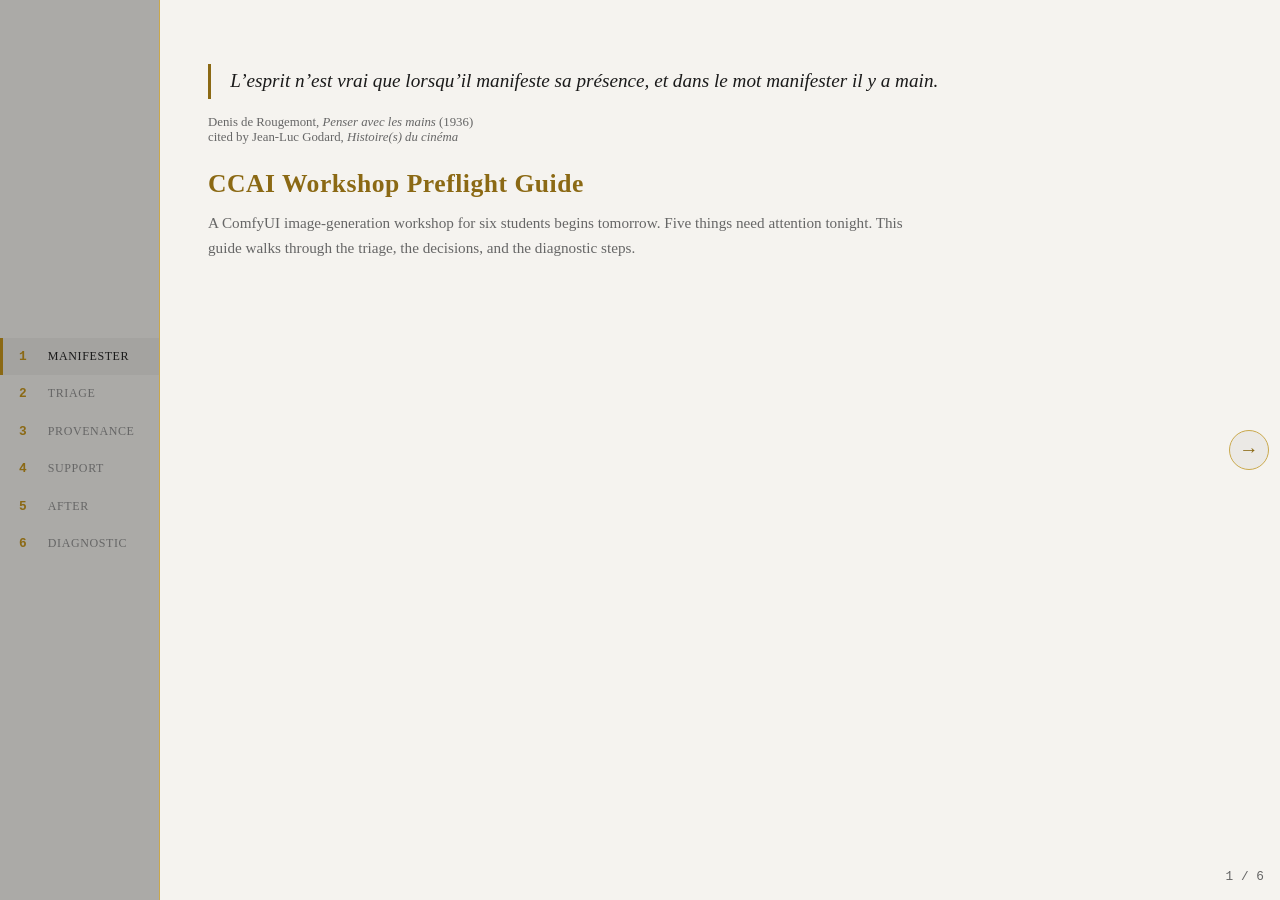
<file: birkbeck-ccai-presentation/index.html>
<!DOCTYPE html>
<html lang="en">
<head>
<meta charset="utf-8">
<meta name="viewport" content="width=device-width, initial-scale=1, viewport-fit=cover">
<title>CCAI Workshop Triage — Presentation</title>
<link rel="stylesheet" href="css/styles.css">
</head>
<body>

<div class="deck">
  <!-- Side navigation -->
  <nav class="side-nav">
      <div class="nav-item active" data-slide="0" onclick="goSlide(0)">
        <span class="nav-num">1</span>
        <span class="nav-label">Manifester</span>
      </div>
      <div class="nav-item" data-slide="1" onclick="goSlide(1)">
        <span class="nav-num">2</span>
        <span class="nav-label">Triage</span>
      </div>
      <div class="nav-item" data-slide="2" onclick="goSlide(2)">
        <span class="nav-num">3</span>
        <span class="nav-label">Provenance</span>
      </div>
      <div class="nav-item" data-slide="3" onclick="goSlide(3)">
        <span class="nav-num">4</span>
        <span class="nav-label">Support</span>
      </div>
      <div class="nav-item" data-slide="4" onclick="goSlide(4)">
        <span class="nav-num">5</span>
        <span class="nav-label">After</span>
      </div>
      <div class="nav-item" data-slide="5" onclick="goSlide(5)">
        <span class="nav-num">6</span>
        <span class="nav-label">Diagnostic</span>
      </div>
  </nav>

  <!-- Slides -->
  <div class="slide-area">

    <!-- Slide 1: Hero -->
    <div class="slide active" id="slide-0">
      <div class="quote">
        L&rsquo;esprit n&rsquo;est vrai que lorsqu&rsquo;il manifeste sa pr&eacute;sence, et dans le mot <em>manifester</em> il y a <em>main</em>.
      </div>
      <div class="attribution">Denis de Rougemont, <em>Penser avec les mains</em> (1936)<br>cited by Jean-Luc Godard, <em>Histoire(s) du cin&eacute;ma</em></div>
      <h1>CCAI Workshop Preflight Guide</h1>
      <p class="subtitle">A ComfyUI image-generation workshop for six students begins tomorrow. Five things need attention tonight. This guide walks through the triage, the decisions, and the diagnostic steps.</p>
    </div>

    <!-- Slide 2: Triage -->
    <div class="slide" id="slide-1">
      <h2>Triage: what must work by morning</h2>
    <div class="divider"></div>
    <ol class="priorities">
      <li>
        <span class="num">1</span>
        <div>
          <div class="label">Dependency error on custom node</div>
          <div class="detail">Blocks the entire workflow &mdash; fix this first, replicate across all machines</div>
        </div>
      </li>
      <li>
        <span class="num">2</span>
        <div>
          <div class="label">VRAM exceeded under current configuration</div>
          <div class="detail">Blocks LoRA training &mdash; scale down for teaching without losing the learning</div>
        </div>
      </li>
      <li>
        <span class="num">3</span>
        <div>
          <div class="label">Model licence and data provenance unclear</div>
          <div class="detail">Must be decided before the session, not during it</div>
        </div>
      </li>
      <li>
        <span class="num">4</span>
        <div>
          <div class="label">Students with limited CLI and node-graph experience</div>
          <div class="detail">Shapes preparation &mdash; handout, pre-loaded workflow, guided walkthrough</div>
        </div>
      </li>
      <li>
        <span class="num">5</span>
        <div>
          <div class="label">Documentation and future-proofing</div>
          <div class="detail">What happens after &mdash; so this doesn't recur</div>
        </div>
      </li>
    </ol>
    </div>

    <!-- Slide 3: Provenance + LoRA image -->
    <div class="slide" id="slide-2">
      <h2>Model provenance: a decision, not a checkbox</h2>
    <div class="divider"></div>
    <p>The Centre treats licensing, copyright, data provenance, bias, and sustainability as central to its work. This isn't compliance &mdash; it's pedagogy. Two real Hugging Face model cards illustrate the difference:</p>

    <div class="card-compare">
      <div class="model-card good">
        <div class="card-title">&#10003; CLEAR-Global / Kanuri TTS</div>
        <div class="card-row"><span class="card-key">Licence</span><span class="card-val present">Documented</span></div>
        <div class="card-row"><span class="card-key">Training data</span><span class="card-val present">10 hrs, source named</span></div>
        <div class="card-row"><span class="card-key">Consent</span><span class="card-val present">Explicitly stated</span></div>
        <div class="card-row"><span class="card-key">Ethics</span><span class="card-val present">Section included</span></div>
        <div class="card-row"><span class="card-key">Limitations</span><span class="card-val present">Documented</span></div>
        <div class="card-source">CLEAR-Global/TWB-Voice-Kanuri-TTS-1.0</div>
      </div>
      <div class="model-card bad">
        <div class="card-title">&#10007; SatiricalGuru / Trump voice clone</div>
        <div class="card-row"><span class="card-key">Licence</span><span class="card-val warning">MIT (code only)</span></div>
        <div class="card-row"><span class="card-key">Training data</span><span class="card-val absent">Not documented</span></div>
        <div class="card-row"><span class="card-key">Consent</span><span class="card-val absent">None &mdash; cloned voice</span></div>
        <div class="card-row"><span class="card-key">Ethics</span><span class="card-val absent">None</span></div>
        <div class="card-row"><span class="card-key">Limitations</span><span class="card-val absent">Not discussed</span></div>
        <div class="card-source">SatiricalGuru/beatrice-voice-models</div>
      </div>
    </div>

    <p class="dim">Both are downloadable in thirty seconds. The difference is whether you can assess what you're using before you use it.</p>

    <ul class="checklist">
      <li>If the licence or training data is unclear, flag it to the academic &mdash; suggest a well-documented alternative</li>
      <li>Make the decision visible to students: understanding where a model comes from is part of working with AI critically</li>
      <li>Provenance extends to the platform too &mdash; the July 2026 Hugging Face breach by an autonomous AI agent shows supply-chain security matters</li>
    </ul>
      
    <div class="divider" style="margin-top:2rem;"></div>
    <h3 style="color:var(--accent);font-size:1rem;margin:1rem 0 0.5rem;">From provenance to practice: building a training set</h3>
    <p class="dim" style="font-size:0.8rem;margin-bottom:0.5rem;">20 images of draped fabric from the Metropolitan Museum of Art &mdash; all public domain, all with full provenance. This is the training set for the LoRA below.</p>
    <div style="margin:0.5rem 0;border-radius:8px;overflow:hidden;border:1px solid var(--accent-dim);max-width:100%;">
      <img src="assets/images/met-drapery-training-set.png" alt="20 training images from the Met collection — draped garments and sculptural fabric, all public domain" style="width:100%;display:block;"/>
    </div>
    <p class="dim" style="margin-top:0.5rem;font-size:0.75rem;">Source: Metropolitan Museum of Art Open Access. Every image carries full catalogue metadata: date, medium, accession number, rights status.</p>

    <div class="divider" style="margin-top:2rem;"></div>
    <h3 style="color:var(--accent);font-size:1rem;margin:1rem 0 0.5rem;">What a LoRA training run looks like</h3>
    <div style="margin:0.5rem 0;border-radius:8px;overflow:hidden;border:1px solid var(--accent-dim);max-width:100%;">
      <img src="assets/images/lora-training-progression.png" alt="Revolutionary Drapery — LoRA training progression" style="width:100%;display:block;"/>
    </div>
    <p class="dim" style="margin-top:0.5rem;font-size:0.75rem;">SDXL + custom LoRA on drapery imagery. Columns: training progression (base &rarr; 100 &rarr; 300 &rarr; 500 steps); rows: three prompt contexts (body, cloth, space) at controlled seeds.</p>

    </div>

    <!-- Slide 4: Support -->
    <div class="slide" id="slide-3">
      <h2>Supporting the academic and students</h2>
    <div class="divider"></div>
    <div class="two-col">
      <div>
        <div class="col-label">Before the session</div>
        <div class="col-content">
          Brief the academic on what changed overnight and any constraints. Check accessibility: is the lab provisioned for students with specific needs &mdash; screen magnification, adjustable seating, keyboard navigation, sufficient contrast in the ComfyUI interface? Ask the academic in advance. Prepare a one-page quick-reference. Pre-load the workflow as a saved <code>.json</code> &mdash; students load, examine, and modify rather than build from zero. Create a known-good checkpoint they can always reload.
        </div>
      </div>
      <div>
        <div class="col-label">During the session</div>
        <div class="col-content">
          Be present in the room, not behind a screen. Suggest a guided walkthrough before anyone touches a keyboard. Pair experienced students with less experienced ones. Watch for the moment confusion becomes frustration &mdash; that's when to step in, not before.
        </div>
      </div>
    </div>
    <p class="dim">Lower the threshold of entry without lowering the ceiling of what's possible.</p>
    </div>

    <!-- Slide 5: After -->
    <div class="slide" id="slide-4">
      <h2>After the workshop</h2>
    <div class="divider"></div>
    <div class="two-col">
      <div>
        <div class="col-label">Document the configuration</div>
        <div class="col-content">
          Exact Python environment, CUDA version, custom node versions, ComfyUI commit hash, model files and checksums. A reproducible setup script or lockfile. A pre-session checklist &mdash; a runbook anyone can follow to verify workstations before the next workshop.
        </div>
      </div>
      <div>
        <div class="col-label">Build the library</div>
        <div class="col-content">
          Log the licensing decision and reasoning. Feed back to the academic: what worked, what to adjust. Start building a library of tested, documented workflows that academics can book with confidence &mdash; and a guide for students on continuing with cloud GPU resources after the course.
        </div>
      </div>
    </div>
    </div>

    <!-- Slide 6: Diagnostic flowchart -->
    <div class="slide" id="slide-5">
      <h2>Workshop preflight diagnostic</h2>
    <div class="divider"></div>
    <p>Hover or tap each node for the terminal commands, expected outputs, and practical actions.</p>

    <div class="flow-wrap" id="flowWrap">
      <svg class="flow-svg" viewBox="-70 0 940 520" xmlns="http://www.w3.org/2000/svg">
        <defs>
          <marker id="arrowhead" markerWidth="8" markerHeight="6" refX="8" refY="3" orient="auto">
            <polygon points="0 0, 8 3, 0 6" fill="#9a9590"/>
          </marker>
          <marker id="arrowOk" markerWidth="8" markerHeight="6" refX="8" refY="3" orient="auto">
            <polygon points="0 0, 8 3, 0 6" fill="#4caf50"/>
          </marker>
          <marker id="arrowFail" markerWidth="8" markerHeight="6" refX="8" refY="3" orient="auto">
            <polygon points="0 0, 8 3, 0 6" fill="#e74c3c"/>
          </marker>
          <marker id="arrowWarn" markerWidth="8" markerHeight="6" refX="8" refY="3" orient="auto">
            <polygon points="0 0, 8 3, 0 6" fill="#ff9800"/>
          </marker>
        </defs>

        <!-- Workshop preflight -->
        <g class="node-box" data-tip="preflight">
          <rect class="node-rect" x="340" y="10" width="180" height="36" fill="#2a2a30" stroke="#c4a882" stroke-width="1.5"/>
          <text x="430" y="33" text-anchor="middle">Workshop preflight</text>
        </g>

        <path class="edge" d="M430,46 L430,72" marker-end="url(#arrowhead)"/>

        <!-- Local GPU ready? -->
        <g class="node-box" data-tip="gpucheck">
          <polygon points="430,75 520,105 430,135 340,105" fill="#2a2a30" stroke="#c4a882" stroke-width="1.5"/>
          <text x="430" y="109" text-anchor="middle">Local GPU ready?</text>
        </g>

        <path class="edge edge-ok" d="M430,135 L430,168" marker-end="url(#arrowOk)"/>
        <text class="edge-label" x="442" y="155">Yes</text>

        <path class="edge edge-fail" d="M340,105 L197,105 Q185,105 185,117 L185,168" marker-end="url(#arrowFail)"/>
        <text class="edge-label" x="250" y="98">No</text>

        <!-- Run local -->
        <g class="node-box" data-tip="runlocal">
          <rect class="node-rect" x="330" y="170" width="200" height="36" fill="#2a2a30" stroke="#4caf50" stroke-width="1.5"/>
          <text x="430" y="193" text-anchor="middle">Run local ComfyUI workflow</text>
        </g>

        <path class="edge" d="M430,206 L430,242" marker-end="url(#arrowhead)"/>

        <!-- VRAM OK? -->
        <g class="node-box" data-tip="vramcheck">
          <polygon points="430,245 520,275 430,305 340,275" fill="#2a2a30" stroke="#c4a882" stroke-width="1.5"/>
          <text x="430" y="272" text-anchor="middle">VRAM sufficient</text>
          <text x="430" y="284" text-anchor="middle">for LoRA?</text>
        </g>

        <path class="edge edge-ok" d="M430,305 L430,395" marker-end="url(#arrowOk)"/>
        <text class="edge-label" x="442" y="345">Yes</text>

        <path class="edge edge-warn" d="M520,275 L638,275 Q650,275 650,287 L650,330" marker-end="url(#arrowWarn)"/>
        <text class="edge-label" x="575" y="268">No &mdash; squeeze</text>

        <!-- VRAM mitigations -->
        <g class="node-box" data-tip="vramfix">
          <rect class="node-rect" x="565" y="332" width="170" height="50" fill="#2a2a30" stroke="#d4b06b" stroke-width="1.5"/>
          <text x="650" y="352" text-anchor="middle">Scale down:</text>
          <text x="650" y="365" text-anchor="middle">512&times;512 &middot; batch 1</text>
          <text x="650" y="378" text-anchor="middle">--lowvram &middot; 8-bit quant</text>
        </g>

        <path class="edge edge-ok" d="M650,382 L650,398 Q650,410 638,410 L530,410" marker-end="url(#arrowOk)"/>

        <!-- Students explore -->
        <g class="node-box" data-tip="explore">
          <rect class="node-rect" x="330" y="397" width="200" height="36" fill="#2a2a30" stroke="#4caf50" stroke-width="1.5"/>
          <text x="430" y="420" text-anchor="middle" style="font-weight:500;fill:#4caf50">Students explore &amp; experiment</text>
        </g>

        <!-- Cloud GPU? -->
        <g class="node-box" data-tip="cloudcheck">
          <polygon points="185,170 275,200 185,230 95,200" fill="#2a2a30" stroke="#c4a882" stroke-width="1.5"/>
          <text x="185" y="197" text-anchor="middle">Approved cloud</text>
          <text x="185" y="209" text-anchor="middle">GPU available?</text>
        </g>

        <path class="edge edge-ok" d="M185,230 L185,275" marker-end="url(#arrowOk)"/>
        <text class="edge-label" x="197" y="255">Yes</text>

        <path class="edge edge-fail" d="M95,200 L52,200 Q40,200 40,212 L40,275" marker-end="url(#arrowFail)"/>
        <text class="edge-label" x="58" y="193">No</text>

        <!-- Cloud env -->
        <g class="node-box" data-tip="cloud">
          <rect class="node-rect" x="100" y="277" width="170" height="36" fill="#2a2a30" stroke="#4caf50" stroke-width="1.5"/>
          <text x="185" y="300" text-anchor="middle">Load cloud environment</text>
        </g>

        <path class="edge edge-ok" d="M185,313 L185,398 Q185,410 197,410 L330,410" marker-end="url(#arrowOk)"/>

        <!-- Offline -->
        <g class="node-box" data-tip="offline">
          <rect class="node-rect" x="-40" y="277" width="160" height="50" fill="#2a2a30" stroke="#9a9590" stroke-width="1.5"/>
          <text x="40" y="300" text-anchor="middle">Offline prepared</text>
          <text x="40" y="315" text-anchor="middle">examples &amp; exercises</text>
        </g>

        <path class="edge" d="M40,327 L40,397" marker-end="url(#arrowhead)"/>

        <!-- Continue learning -->
        <g class="node-box" data-tip="offlinelearn">
          <rect class="node-rect" x="-50" y="397" width="180" height="36" fill="#2a2a30" stroke="#9a9590" stroke-width="1.5"/>
          <text x="40" y="419" text-anchor="middle">Continue learning</text>
        </g>

        <text x="430" y="475" text-anchor="middle" style="font-family:'EB Garamond',serif;font-size:14px;fill:#c4a882;font-style:italic">Penser avec les mains</text>
        <text x="430" y="500" text-anchor="middle" class="small">Reliable tools &middot; clear provenance &middot; someone in the room who understands both</text>
      </svg>

      <!-- Tooltips -->
      <div class="flow-tip" id="tip-preflight">
        <div class="tip-title">Preflight check &mdash; the evening before</div>
        Run the full diagnostic on every machine. Never assume last week's setup still works &mdash; model updates, driver patches and custom node changes break things silently.
        <div class="tip-note">One golden config &rarr; replicate across all 6 machines.</div>
      </div>
      <div class="flow-tip" id="tip-gpucheck">
        <div class="tip-title">Is the GPU visible?</div>
        <div class="tip-term">
          <div class="tip-cmd">nvidia-smi --query-gpu=name,memory.total,driver_version --format=csv,noheader</div>
          <div class="tip-out-ok">NVIDIA RTX 4090, 24576 MiB, 550.54</div>
        </div>
        <div class="tip-term">
          <div class="tip-cmd">python3 -c "import torch; print(torch.cuda.is_available(), torch.cuda.get_device_name(0))"</div>
          <div class="tip-out-ok">True NVIDIA RTX 4090</div>
        </div>
        <div class="tip-note">If either fails &rarr; driver mismatch or wrong PyTorch build installed.</div>
      </div>
      <div class="flow-tip" id="tip-runlocal">
        <div class="tip-title">Launch ComfyUI and test the workflow</div>
        <div class="tip-term">
          <div class="tip-cmd">cd /opt/ComfyUI && python3 main.py</div>
          <div class="tip-out-ok">Starting server on http://127.0.0.1:8188</div>
          <div class="tip-out-warn">&#9888; Import failed for custom node 'ComfyUI-LoRA-Training'</div>
          <div class="tip-out-fail">ModuleNotFoundError: No module named 'bitsandbytes'</div>
        </div>
        <div class="tip-term">
          <div class="tip-cmd">pip install bitsandbytes</div>
          <div class="tip-out-ok">Successfully installed bitsandbytes-0.43.1</div>
        </div>
        <div class="tip-note">The traceback names the package. Fix it, then load the workshop .json and test end to end.</div>
      </div>
      <div class="flow-tip" id="tip-vramcheck">
        <div class="tip-title">VRAM check during LoRA training</div>
        <div class="tip-term">
          <div class="tip-cmd">nvidia-smi</div>
          <div class="tip-out-ok">GPU Memory Used: 14,230 MiB / 24,576 MiB &#10003;</div>
          <div style="color:#555;margin:0.2rem 0">&mdash; or &mdash;</div>
          <div class="tip-out-fail">GPU Memory Used: 23,890 MiB / 24,576 MiB</div>
          <div class="tip-out-fail">CUDA out of memory &#10007;</div>
        </div>
        <div class="tip-note">If >95% or OOM &rarr; take the squeeze path.</div>
      </div>
      <div class="flow-tip" id="tip-vramfix">
        <div class="tip-title">VRAM squeeze &mdash; mitigations</div>
        <div class="tip-term">
          <div class="tip-cmd">python3 main.py --lowvram</div>
          <div class="tip-out-warn">&rarr; Resolution: 1024&rarr;512</div>
          <div class="tip-out-warn">&rarr; Batch size: 4&rarr;1</div>
          <div class="tip-out-warn">&rarr; Enable 8-bit quant (bitsandbytes)</div>
          <div class="tip-out-warn">&rarr; Kill background GPU processes</div>
        </div>
        <div class="tip-term">
          <div class="tip-cmd">nvidia-smi</div>
          <div class="tip-out-ok">GPU Memory Used: 11,420 MiB / 24,576 MiB &#10003;</div>
        </div>
        <div class="tip-note">The learning objective is the workflow &mdash; scale down aggressively.</div>
      </div>
      <div class="flow-tip" id="tip-explore">
        <div class="tip-title">Students explore and experiment</div>
        <div class="tip-term">
          <div class="tip-out-ok">&rarr; Pre-loaded workflow .json</div>
          <div class="tip-out-ok">&rarr; Known-good checkpoint to reload</div>
          <div class="tip-out-ok">&rarr; Pair experienced with beginners</div>
          <div class="tip-out-ok">&rarr; One-page quick-reference handout</div>
        </div>
        <div class="tip-note">Be present. Watch for when confusion becomes frustration.</div>
      </div>
      <div class="flow-tip" id="tip-cloudcheck">
        <div class="tip-title">Cloud GPU &mdash; pre-approved fallback</div>
        Must be set up in advance:
        <div class="tip-term">
          <div class="tip-out-warn">&rarr; Procurement and budget signed off</div>
          <div class="tip-out-warn">&rarr; Data handling / GDPR assessed</div>
          <div class="tip-out-warn">&rarr; Environment pre-tested with exact workflow</div>
          <div class="tip-out-warn">&rarr; Check institutional agreements (Azure, JADE)</div>
        </div>
      </div>
      <div class="flow-tip" id="tip-cloud">
        <div class="tip-title">Cloud environment</div>
        Pre-built ComfyUI Docker image on rented GPU. Students connect via browser.
        <div class="tip-term">
          <div class="tip-out-ok">RTX 4090 24 GB &asymp; &pound;0.25&ndash;0.40/hr</div>
          <div class="tip-out-ok">3-hour workshop, 6 students &lt; &pound;10 total</div>
        </div>
        <div class="tip-note">Also a lesson: cloud GPU rental means the workshop doesn't stop at the lab door.</div>
      </div>
      <div class="flow-tip" id="tip-offline">
        <div class="tip-title">Offline fallback &mdash; no GPU, no internet</div>
        <div class="tip-term">
          <div class="tip-out">&rarr; Pre-rendered outputs showing each pipeline stage</div>
          <div class="tip-out">&rarr; Workflow exercises without running inference</div>
          <div class="tip-out">&rarr; Annotated screenshots of the interface</div>
        </div>
        <div class="tip-note">Three levels deep. The students still learn.</div>
      </div>
      <div class="flow-tip" id="tip-offlinelearn">
        <div class="tip-title">Learning continues</div>
        Students understand the workflow, node structure, and decision-making &mdash; even without live generation. Point them to cloud GPU options for practice after the session.
        <div class="tip-note">Document everything &rarr; build a library of tested workflows.</div>
      </div>
    </div>
    <p class="flow-hint">Hover or tap each node for practical actions</p>
      <div class="closing" style="margin-top:2rem;"><em>Penser avec les mains</em></div>
      <div class="closing-sub">CCAI Workshop Preflight Guide &middot; Birkbeck Centre for Creative AI</div>
    </div>

  </div><!-- /slide-area -->
</div><!-- /deck -->

<!-- Navigation arrows -->
<button class="arrow left hidden" id="arrowLeft" onclick="prevSlide()">&larr;</button>
<button class="arrow right" id="arrowRight" onclick="nextSlide()">&rarr;</button>
<div class="slide-counter" id="counter">1 / 6</div>

<script src="js/presentation.js"></script>
</body>
</html>
</file>
<file: birkbeck-ccai-presentation/css/styles.css>
:root {
    --bg: #0a0a0f;
    --fg: #e8e6e3;
    --accent: #c9a84c;
    --accent-dim: #6b5a2e;
    --muted: #888;
    --card-bg: rgba(255,255,255,0.04);
    --good: #4caf50;
    --warn: #ff9800;
    --danger: #e74c3c;
    --nav-w: 160px;
    color-scheme: dark;
  }

  @media (prefers-color-scheme: light) {
    :root:not([data-theme="dark"]) {
      --bg: #f5f3ef;
      --fg: #1a1a1a;
      --accent: #8b6914;
      --accent-dim: #c9a84c;
      --muted: #666;
      --card-bg: rgba(0,0,0,0.04);
      --good: #2e7d32;
      --warn: #e65100;
      --danger: #c62828;
    }
  }
  :root[data-theme="dark"] {
    --bg: #0a0a0f;
    --fg: #e8e6e3;
    --accent: #c9a84c;
    --accent-dim: #6b5a2e;
    --muted: #888;
    --card-bg: rgba(255,255,255,0.04);
  }

  * { margin:0; padding:0; box-sizing:border-box; }
  html, body {
    height: 100%;
    font-family: 'Georgia', 'Times New Roman', serif;
    background: var(--bg);
    color: var(--fg);
    overflow: hidden;
  }

  /* Layout: side nav + slide area */
  .deck {
    display: flex;
    height: 100%;
    width: 100%;
  }

  /* Side nav */
  .side-nav {
    width: var(--nav-w);
    min-width: var(--nav-w);
    background: rgba(0,0,0,0.3);
    border-right: 1px solid var(--accent-dim);
    display: flex;
    flex-direction: column;
    justify-content: center;
    padding: 1rem 0;
    z-index: 10;
  }
  .nav-item {
    display: flex;
    align-items: center;
    gap: 0.6rem;
    padding: 0.7rem 1rem;
    cursor: pointer;
    transition: background 0.2s;
    border-left: 3px solid transparent;
  }
  .nav-item:hover { background: var(--card-bg); }
  .nav-item.active {
    border-left-color: var(--accent);
    background: var(--card-bg);
  }
  .nav-num {
    font-family: 'Courier New', monospace;
    font-size: 0.8rem;
    color: var(--accent);
    font-weight: bold;
    min-width: 1.2rem;
  }
  .nav-label {
    font-size: 0.75rem;
    color: var(--muted);
    text-transform: uppercase;
    letter-spacing: 0.05em;
  }
  .nav-item.active .nav-label { color: var(--fg); }

  /* Slide area */
  .slide-area {
    flex: 1;
    position: relative;
    overflow: hidden;
  }

  .slide {
    position: absolute;
    top: 0; left: 0; right: 0; bottom: 0;
    padding: 2rem 3rem;
    overflow-y: auto;
    opacity: 0;
    pointer-events: none;
    transition: opacity 0.35s ease;
  }
  .slide.active {
    opacity: 1;
    pointer-events: auto;
  }

  /* Arrow buttons */
  .arrow {
    position: fixed;
    top: 50%;
    transform: translateY(-50%);
    z-index: 20;
    background: var(--card-bg);
    border: 1px solid var(--accent-dim);
    color: var(--accent);
    width: 2.5rem;
    height: 2.5rem;
    border-radius: 50%;
    cursor: pointer;
    font-size: 1.2rem;
    display: flex;
    align-items: center;
    justify-content: center;
    transition: background 0.2s, opacity 0.2s;
  }
  .arrow:hover { background: rgba(201,168,76,0.15); }
  .arrow.left { right: 3.5rem; }
  .arrow.right { right: 0.7rem; }
  .arrow.hidden { opacity: 0; pointer-events: none; }

  /* Slide counter */
  .slide-counter {
    position: fixed;
    bottom: 1rem;
    right: 1rem;
    font-family: 'Courier New', monospace;
    font-size: 0.8rem;
    color: var(--muted);
    z-index: 20;
  }

  /* Content styles */
  h1 {
    font-size: 1.6rem;
    color: var(--accent);
    margin: 0.8rem 0;
    letter-spacing: 0.02em;
  }
  h2 {
    font-size: 1.3rem;
    color: var(--accent);
    margin-bottom: 0.3rem;
  }
  h3 {
    font-size: 1rem;
    color: var(--accent);
  }
  .divider {
    height: 2px;
    background: linear-gradient(90deg, var(--accent), transparent);
    margin: 0.5rem 0 1rem;
    border: none;
  }
  .quote {
    font-size: 1.2rem;
    font-style: italic;
    line-height: 1.8;
    border-left: 3px solid var(--accent);
    padding-left: 1.2rem;
    margin: 2rem 0 1rem;
    color: var(--fg);
  }
  .attribution {
    font-size: 0.8rem;
    color: var(--muted);
    margin-bottom: 1.5rem;
  }
  .subtitle {
    font-size: 0.95rem;
    color: var(--muted);
    line-height: 1.6;
    max-width: 700px;
  }
  .dim { color: var(--muted); }

  /* Priorities list */
  .priorities { list-style: none; padding: 0; }
  .priorities li {
    display: flex;
    gap: 1rem;
    padding: 0.6rem 0;
    border-bottom: 1px solid var(--card-bg);
    align-items: flex-start;
  }
  .num {
    font-family: 'Courier New', monospace;
    font-weight: bold;
    color: var(--accent);
    min-width: 1.5rem;
    font-size: 1rem;
  }
  .label { font-weight: bold; margin-bottom: 0.2rem; }
  .detail { font-size: 0.85rem; color: var(--muted); line-height: 1.5; }

  /* Two-column layout */
  .two-col { display: flex; gap: 2rem; margin-top: 0.8rem; flex-wrap: wrap; }
  .two-col > div { flex: 1; min-width: 250px; }
  .col-label {
    font-weight: bold;
    text-transform: uppercase;
    font-size: 0.75rem;
    letter-spacing: 0.1em;
    color: var(--accent);
    margin-bottom: 0.5rem;
  }
  .col-content { font-size: 0.85rem; line-height: 1.6; color: var(--muted); }
  .col-content ul { padding-left: 1.2rem; }
  .col-content li { margin-bottom: 0.4rem; }

  /* Model card comparison */
  .card-compare {
    display: flex;
    gap: 1.5rem;
    margin: 1rem 0;
    flex-wrap: wrap;
  }
  .model-card {
    flex: 1;
    min-width: 260px;
    border: 1px solid var(--accent-dim);
    border-radius: 8px;
    padding: 1rem;
    background: var(--card-bg);
  }
  .model-card.good { border-color: var(--good); }
  .model-card.bad { border-color: var(--danger); }
  .card-title {
    font-weight: bold;
    font-size: 0.9rem;
    margin-bottom: 0.5rem;
  }
  .card-title.good { color: var(--good); }
  .card-title.bad { color: var(--danger); }
  .card-field {
    font-size: 0.8rem;
    color: var(--muted);
    margin-bottom: 0.3rem;
  }
  .card-field strong { color: var(--fg); }
  .checklist { margin-top: 0.5rem; padding-left: 1rem; }
  .checklist li {
    font-size: 0.8rem;
    color: var(--muted);
    margin-bottom: 0.3rem;
  }

  /* Flowchart */
  .flow-wrap {
    position: relative;
    margin: 0.5rem 0;
  }
  .flow-svg {
    width: 100%;
    max-height: 55vh;
  }
  .flow-svg text {
    fill: #fff !important;
  }
  .node-box {
    cursor: pointer;
  }
  .node-box:hover rect {
    filter: brightness(1.3);
  }
  .flow-tip {
    display: none;
    position: absolute;
    background: #1a1a24;
    border: 1px solid var(--accent);
    border-radius: 8px;
    padding: 1rem;
    font-size: 0.8rem;
    color: var(--fg);
    max-width: 400px;
    z-index: 50;
    box-shadow: 0 4px 20px rgba(0,0,0,0.5);
    line-height: 1.5;
  }
  .flow-tip.show { display: block; }
  .flow-tip, .flow-tip * { color: #e8e6e3 !important; fill: #e8e6e3 !important; }
  .edge { stroke: #9a9590; stroke-width: 1.8; fill: none; }
  .edge-ok { stroke: #4caf50; stroke-width: 2; }
  .edge-fail { stroke: #e74c3c; stroke-width: 2; }
  .edge-warn { stroke: #ff9800; stroke-width: 2; }
  .edge-label { font-size: 11px; fill: #9a9590 !important; font-family: 'Courier New', monospace; }
  .flow-hint {
    font-size: 0.8rem;
    color: var(--muted);
    font-style: italic;
    margin: 0.3rem 0 0.5rem;
  }
  .tip-title {
    font-weight: bold;
    color: var(--accent);
    margin-bottom: 0.5rem;
    font-size: 0.85rem;
  }
  .tip-term {
    margin: 0.4rem 0;
  }
  .tip-cmd {
    font-family: 'Courier New', monospace;
    font-size: 0.72rem;
    background: rgba(0,0,0,0.5);
    padding: 0.4rem 0.6rem;
    border-radius: 4px;
    margin: 0.2rem 0;
    display: block;
    white-space: pre-wrap;
    word-break: break-all;
    color: #ccc;
  }
  .tip-out-ok {
    font-family: 'Courier New', monospace;
    font-size: 0.72rem;
    color: var(--good);
    padding: 0.1rem 0.6rem;
    display: block;
  }
  .tip-out-ok::before { content: "✓ "; }
  .tip-out-warn {
    font-family: 'Courier New', monospace;
    font-size: 0.72rem;
    color: var(--warn);
    padding: 0.1rem 0.6rem;
    display: block;
  }
  .tip-out-warn::before { content: "⚠ "; }
  .tip-out-fail {
    font-family: 'Courier New', monospace;
    font-size: 0.72rem;
    color: var(--danger);
    padding: 0.1rem 0.6rem;
    display: block;
  }
  .tip-out-fail::before { content: "✗ "; }
  .tip-out {
    font-family: 'Courier New', monospace;
    font-size: 0.72rem;
    color: var(--muted);
    padding: 0.1rem 0.6rem;
    display: block;
  }
  .tip-note {
    font-size: 0.75rem;
    color: var(--muted);
    margin-top: 0.4rem;
    font-style: italic;
  }
  .closing {
    text-align: center;
    font-style: italic;
    font-size: 1rem;
    color: var(--accent);
    margin-top: 2rem;
  }
  .closing-sub {
    text-align: center;
    font-size: 0.75rem;
    color: var(--muted);
    margin-top: 0.3rem;
  }

  /* Mobile */
  @media (max-width: 700px) {
    .side-nav {
      width: 50px;
      min-width: 50px;
    }
    .nav-label { display: none; }
    .slide { padding: 1.5rem; }
    .two-col { flex-direction: column; gap: 1rem; }
    .card-compare { flex-direction: column; }
    .arrow.left { right: 3rem; }
    .arrow.right { right: 0.5rem; }
  }
</file>
